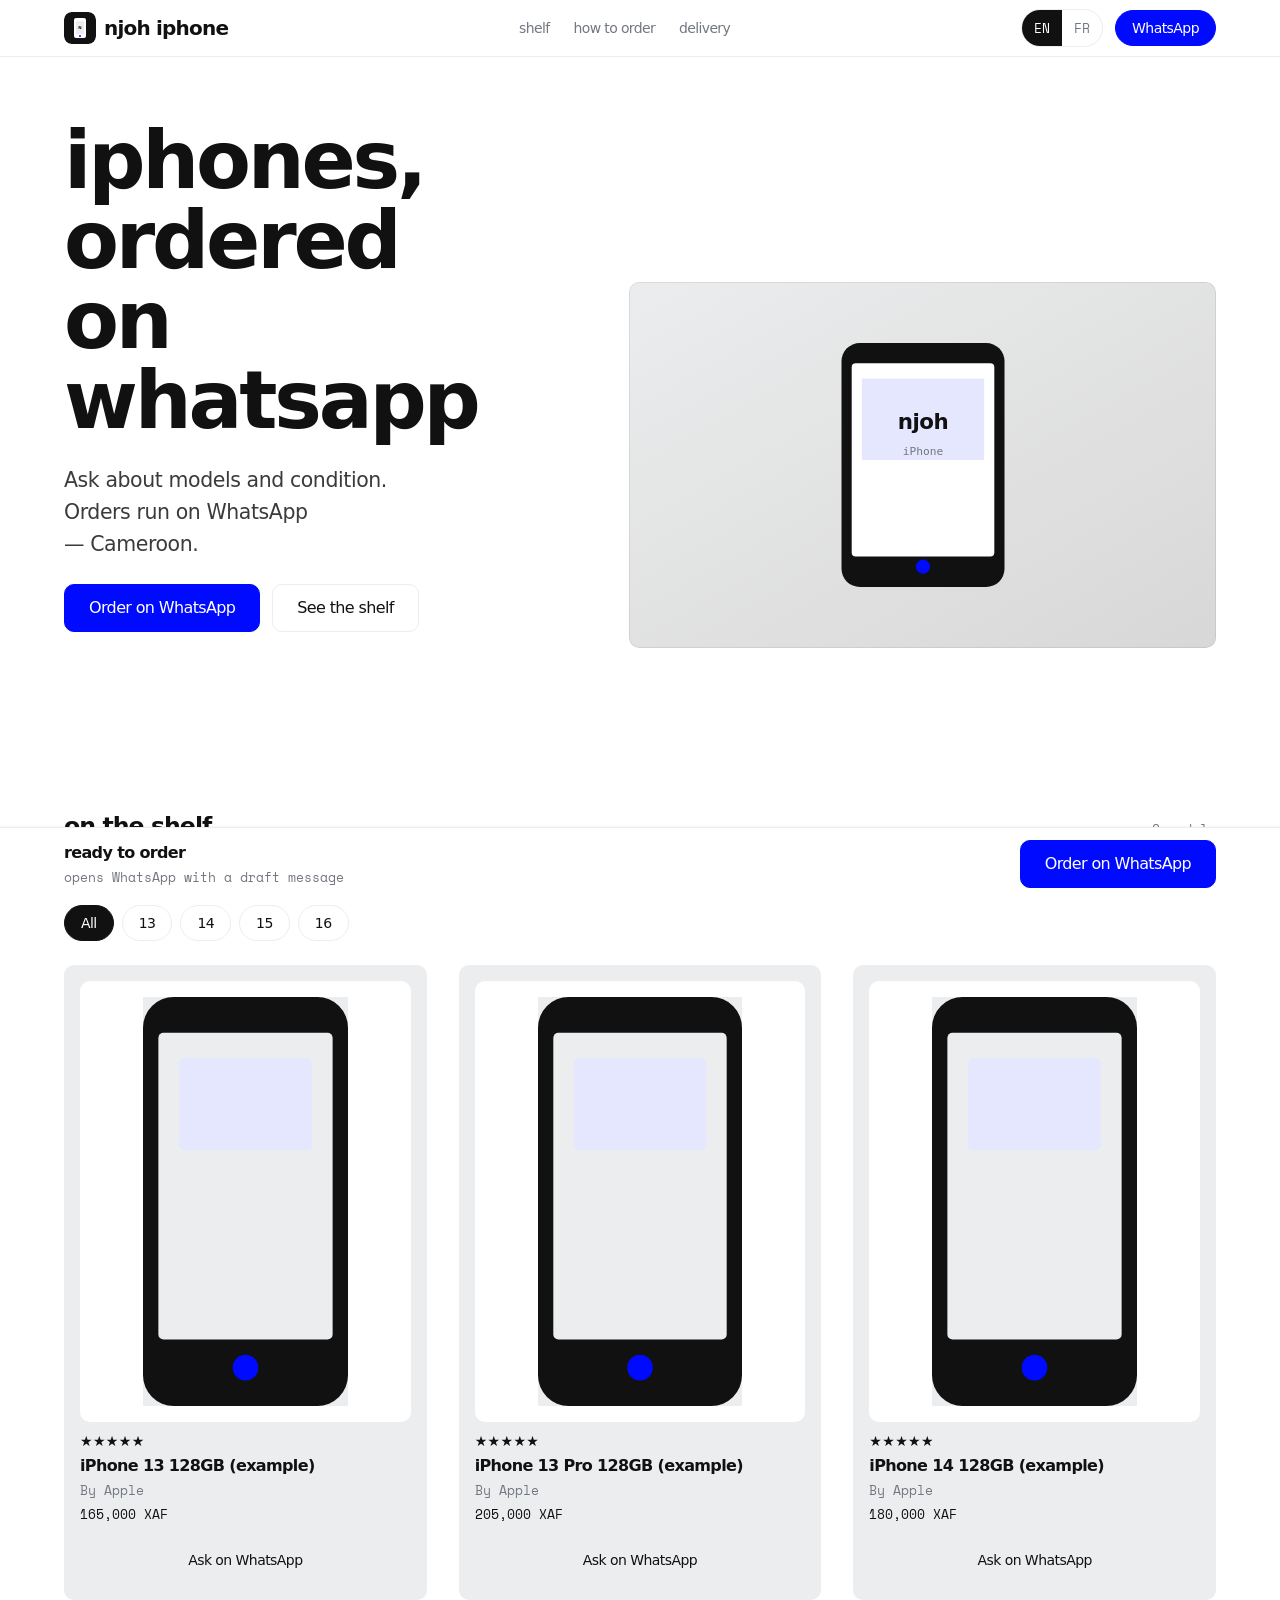
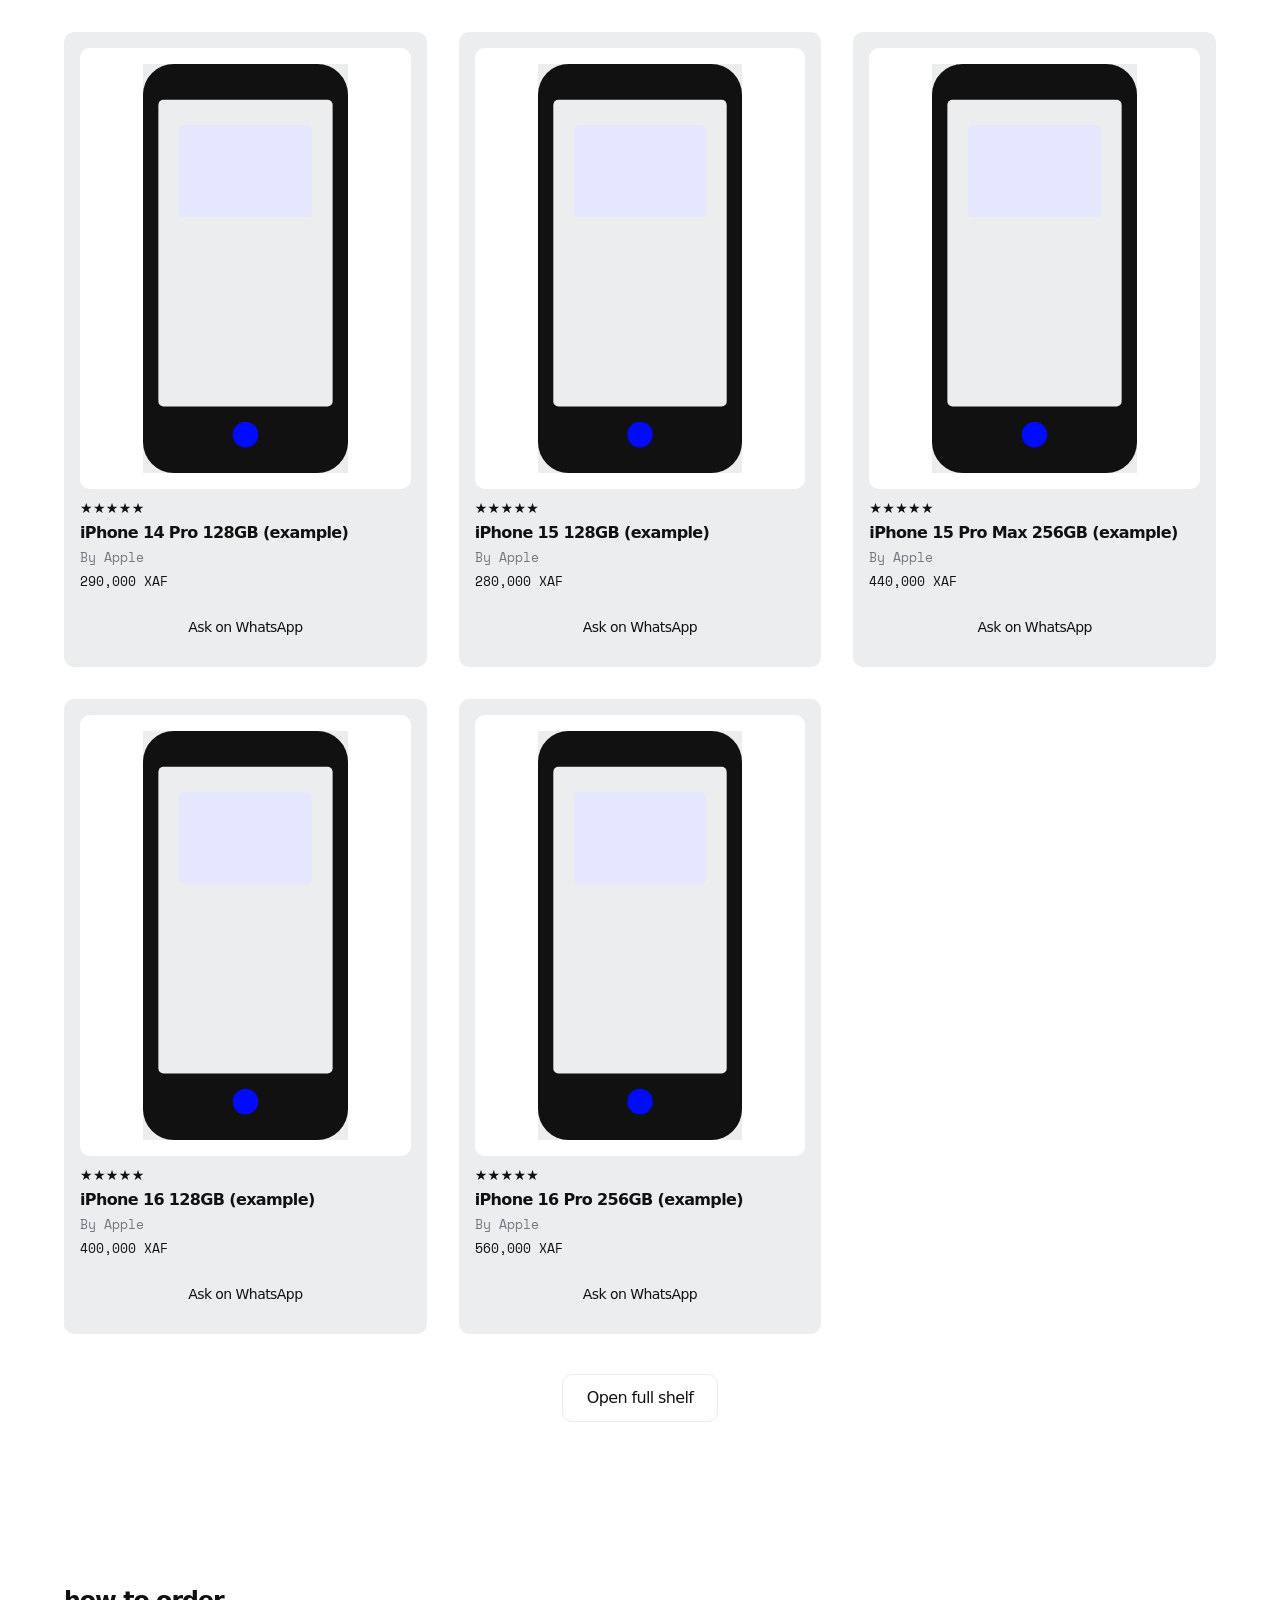
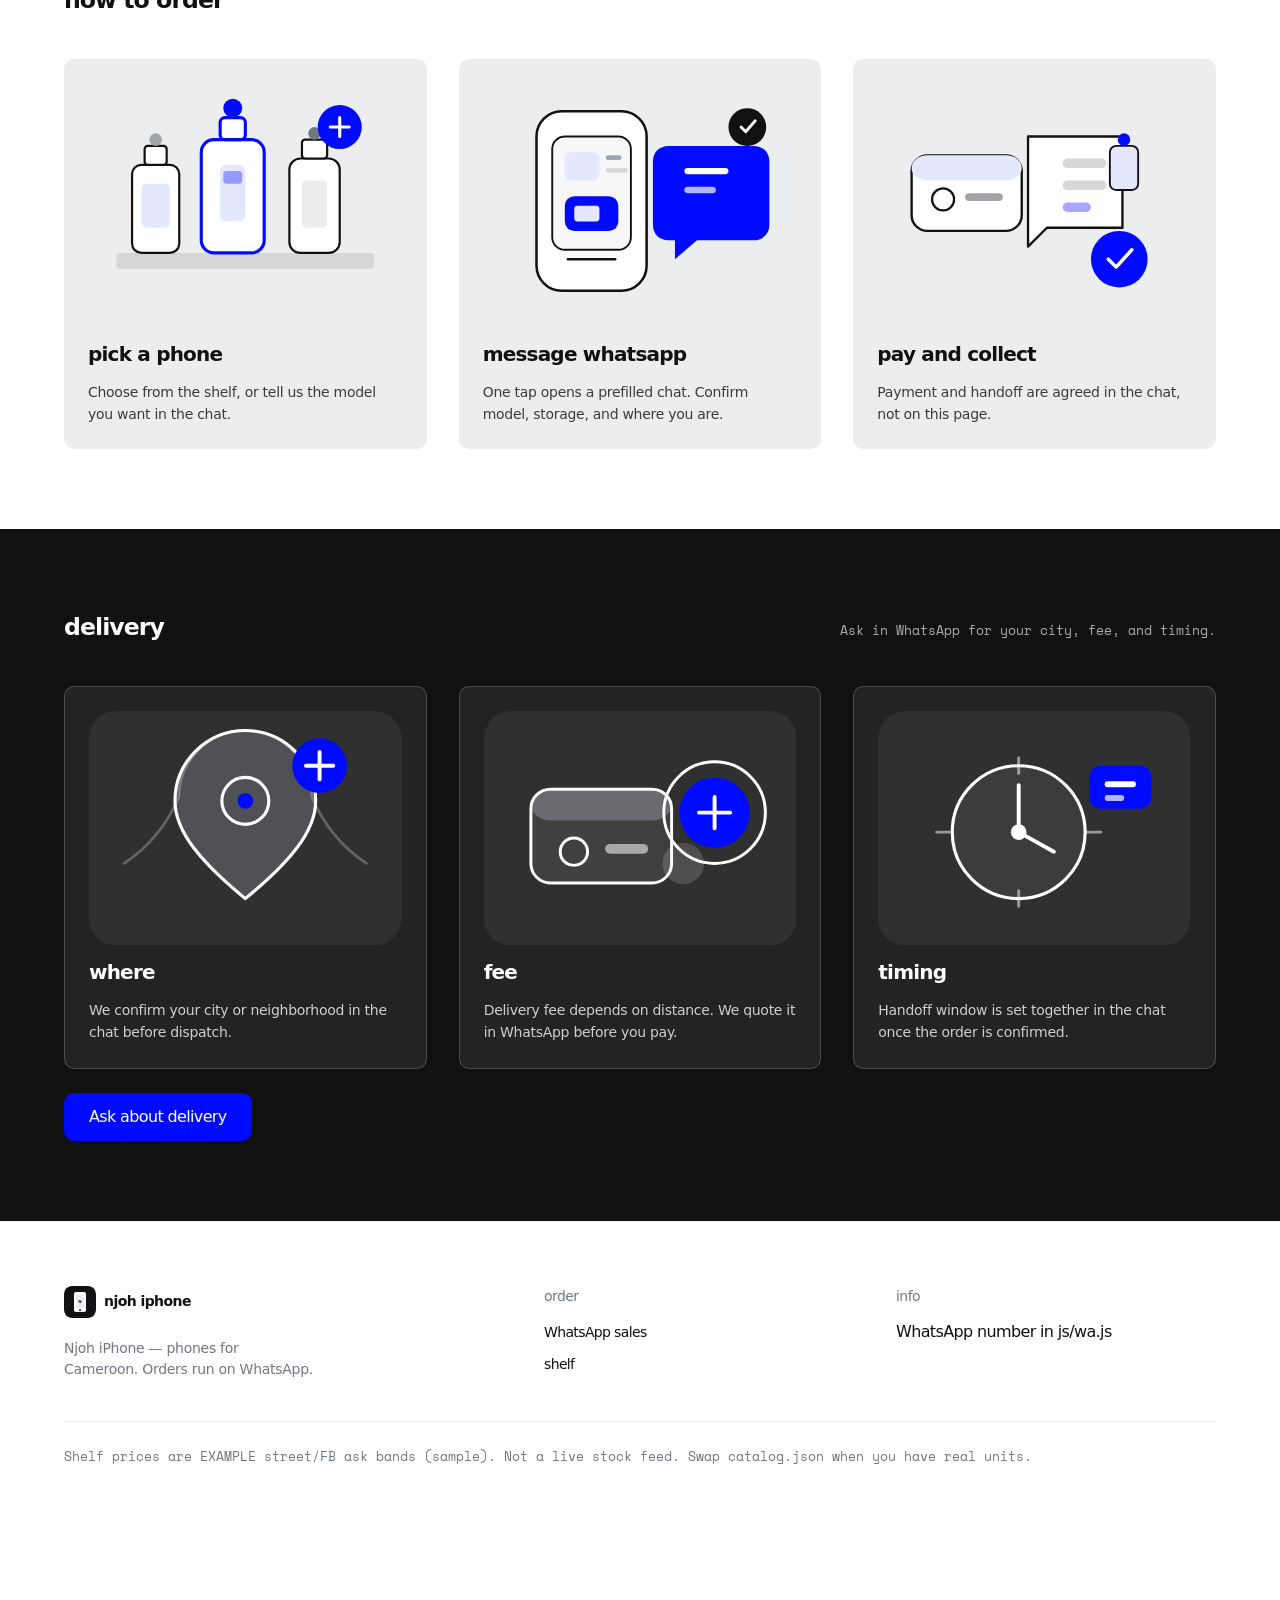
<file: index.html>
<!DOCTYPE html>
<html lang="en">
<head>
  <meta charset="utf-8">
  <meta name="viewport" content="width=device-width, initial-scale=1, viewport-fit=cover">
  <title>Njoh iPhone: phones on WhatsApp</title>
  <meta name="description" content="iPhones for Cameroon. Message Njoh iPhone to ask or order.">
  <meta name="theme-color" content="#ffffff">
  <meta name="mobile-web-app-capable" content="yes">
  <link rel="preconnect" href="https://api.fontshare.com" crossorigin>
  <link href="https://api.fontshare.com/v2/css?f[]=satoshi@400,500,600,700&display=swap" rel="stylesheet">
  <link href="https://fonts.googleapis.com/css2?family=Space+Mono:wght@400;700&display=swap" rel="stylesheet">
  <link rel="stylesheet" href="./css/page.css?v=20261108n">
</head>
<body>
  <a class="visually-hidden" href="#range" data-i18n="skip">Skip to shelf</a>

  <header class="site-nav">
    <div class="container">
      <a class="wordmark" href="./">
        <img class="wordmark-mark" src="./img/avatar.svg" width="32" height="32" alt="">
        <span>njoh iphone</span>
      </a>
      <nav aria-label="Primary">
        <ul class="nav-links">
          <li><a href="./shelf.html" data-i18n="navShelf">shelf</a></li>
          <li><a href="#order" data-i18n="navOrder">how to order</a></li>
          <li><a href="#delivery" data-i18n="navDelivery">delivery</a></li>
        </ul>
      </nav>
      <div class="nav-end">
        <div class="lang-switch" role="group" data-i18n-aria="langLabel" aria-label="Language">
          <button type="button" class="lang-btn" data-lang="en" aria-pressed="true">EN</button>
          <button type="button" class="lang-btn" data-lang="fr" aria-pressed="false">FR</button>
        </div>
        <a class="btn btn--accent btn--pill" href="https://wa.me/237600000000" data-wa-intent="nav" data-i18n="navWa">WhatsApp</a>
      </div>
    </div>
  </header>

  <main>
    <section class="hero">
      <div class="container hero-grid">
        <div class="hero-copy">
          <h1 data-i18n="heroTitle">iphones, ordered on whatsapp</h1>
          <p class="hero-lead" data-i18n="heroLead">iPhones for Cameroon. Message Njoh iPhone to ask or order.</p>
          <div class="hero-actions">
            <a class="btn btn--accent" href="https://wa.me/237600000000" data-wa-intent="hero" data-i18n="heroCta">Order on WhatsApp</a>
            <a class="btn btn--quiet" href="./shelf.html" data-i18n="heroSecondary">See the shelf</a>
          </div>
        </div>
        <figure class="photo photo--hero" data-slot="hero" data-alt="Njoh iPhone cover">
          <img
            src="./img/cover.svg"
            width="1640"
            height="924"
            alt="Njoh iPhone cover"
            style="object-position: 50% 40%"
            fetchpriority="high">
        </figure>
      </div>
    </section>

    <section class="section" id="range" aria-labelledby="range-title">
      <div class="container">
        <div class="section-head">
          <div>
            <h2 id="range-title" data-i18n="rangeTitle">on the shelf</h2>
            <p class="section-note" data-i18n="rangeNote">example asks · tap to message us</p>
          </div>
          <p class="section-note" id="shelf-count"></p>
        </div>
        <div id="shelf-filters"></div>
        <ul class="shelf" id="shelf-list" data-limit="8" tabindex="0" data-i18n-aria="railLabel" aria-label="Njoh iPhone shelf"></ul>
        <p class="shelf-more">
          <a class="btn btn--quiet" href="./shelf.html" data-i18n="openShelf">Open full shelf</a>
        </p>
      </div>
    </section>

    <section class="section" id="order" aria-labelledby="order-title">
      <div class="container">
        <div class="section-head">
          <h2 id="order-title" data-i18n="orderTitle">how to order</h2>
        </div>
        <div class="steps">
          <article class="step">
            <div class="step-art" aria-hidden="true">
              <svg viewBox="0 0 200 150" fill="none" xmlns="http://www.w3.org/2000/svg">
                <rect width="200" height="150" rx="16" fill="#ecedee"/>
                <rect x="18" y="108" width="164" height="10" rx="2" fill="#d7d7d7"/>
                <rect x="28" y="52" width="30" height="56" rx="6" fill="#fff" stroke="#111" stroke-width="1.4"/>
                <rect x="36" y="40" width="14" height="12" rx="2" fill="#fff" stroke="#111" stroke-width="1.4"/>
                <circle cx="43" cy="36" r="4" fill="#a1a4aa"/>
                <rect x="34" y="64" width="18" height="28" rx="3" fill="#e5e7ff"/>
                <rect x="72" y="36" width="40" height="72" rx="8" fill="#fff" stroke="#000aff" stroke-width="2"/>
                <rect x="84" y="22" width="16" height="14" rx="3" fill="#fff" stroke="#000aff" stroke-width="2"/>
                <circle cx="92" cy="16" r="6" fill="#000aff"/>
                <rect x="84" y="52" width="16" height="36" rx="4" fill="#e5e7ff"/>
                <rect x="86" y="56" width="12" height="8" rx="2" fill="#000aff" opacity="0.35"/>
                <rect x="128" y="48" width="32" height="60" rx="7" fill="#fff" stroke="#111" stroke-width="1.4"/>
                <rect x="136" y="36" width="16" height="12" rx="2" fill="#fff" stroke="#111" stroke-width="1.4"/>
                <circle cx="144" cy="32" r="4" fill="#737780"/>
                <rect x="136" y="62" width="16" height="30" rx="3" fill="#ecedee"/>
                <circle cx="160" cy="28" r="14" fill="#000aff"/>
                <path d="M160 22v12M154 28h12" stroke="#fff" stroke-width="2" stroke-linecap="round"/>
              </svg>
            </div>
            <h3 data-i18n="step1Title">pick a phone</h3>
            <p data-i18n="step1Body">Choose from the shelf, or tell us the model you want in the chat.</p>
          </article>
          <article class="step">
            <div class="step-art" aria-hidden="true">
              <svg viewBox="0 0 200 150" fill="none" xmlns="http://www.w3.org/2000/svg">
                <rect width="200" height="150" rx="16" fill="#ecedee"/>
                <rect x="34" y="18" width="70" height="114" rx="16" fill="#fff" stroke="#111" stroke-width="1.6"/>
                <rect x="44" y="34" width="50" height="72" rx="8" fill="#f7f7f8" stroke="#111" stroke-width="1.2"/>
                <rect x="52" y="44" width="22" height="18" rx="4" fill="#e5e7ff"/>
                <rect x="78" y="46" width="10" height="3" rx="1.5" fill="#a1a4aa"/>
                <rect x="78" y="54" width="14" height="3" rx="1.5" fill="#d7d7d7"/>
                <rect x="52" y="72" width="34" height="22" rx="6" fill="#000aff"/>
                <rect x="58" y="78" width="16" height="10" rx="2" fill="#fff" opacity="0.9"/>
                <path d="M54 112h30" stroke="#111" stroke-width="1.6" stroke-linecap="round"/>
                <path d="M118 40h54c6 0 10 4 10 10v40c0 6-4 10-10 10h-36l-14 12v-12h-4c-6 0-10-4-10-10V50c0-6 4-10 10-10z" fill="#000aff"/>
                <rect x="128" y="54" width="28" height="4" rx="2" fill="#fff"/>
                <rect x="128" y="66" width="20" height="4" rx="2" fill="#fff" opacity="0.7"/>
                <circle cx="168" cy="28" r="12" fill="#111"/>
                <path d="M164 28l3 3 6-7" stroke="#fff" stroke-width="1.8" stroke-linecap="round" stroke-linejoin="round"/>
              </svg>
            </div>
            <h3 data-i18n="step2Title">message whatsapp</h3>
            <p data-i18n="step2Body">One tap opens a prefilled chat. Confirm model, storage, and where you are.</p>
          </article>
          <article class="step">
            <div class="step-art" aria-hidden="true">
              <svg viewBox="0 0 200 150" fill="none" xmlns="http://www.w3.org/2000/svg">
                <rect width="200" height="150" rx="16" fill="#ecedee"/>
                <rect x="22" y="46" width="70" height="48" rx="10" fill="#fff" stroke="#111" stroke-width="1.5"/>
                <rect x="22" y="46" width="70" height="16" rx="10" fill="#e5e7ff"/>
                <circle cx="42" cy="74" r="7" fill="#fff" stroke="#111" stroke-width="1.4"/>
                <rect x="56" y="70" width="24" height="5" rx="2.5" fill="#a1a4aa"/>
                <path d="M108 34h48v58H108l-12 12V92h0V34z" fill="#fff" stroke="#111" stroke-width="1.5" stroke-linejoin="round"/>
                <rect x="118" y="48" width="28" height="6" rx="3" fill="#d7d7d7"/>
                <rect x="118" y="62" width="28" height="6" rx="3" fill="#d7d7d7"/>
                <rect x="118" y="76" width="18" height="6" rx="3" fill="#000aff" opacity="0.35"/>
                <rect x="148" y="40" width="18" height="28" rx="4" fill="#e5e7ff" stroke="#111" stroke-width="1.2"/>
                <circle cx="157" cy="36" r="4" fill="#000aff"/>
                <circle cx="154" cy="112" r="18" fill="#000aff"/>
                <path d="M147 112l5 5 10-11" stroke="#fff" stroke-width="2.2" stroke-linecap="round" stroke-linejoin="round"/>
              </svg>
            </div>
            <h3 data-i18n="step3Title">pay and collect</h3>
            <p data-i18n="step3Body">Payment and handoff are agreed in the chat, not on this page.</p>
          </article>
        </div>
      </div>
    </section>

    <section class="section close" id="delivery" aria-labelledby="delivery-title">
      <div class="container">
        <div class="section-head">
          <h2 id="delivery-title" data-i18n="deliveryTitle">delivery</h2>
          <p class="section-note section-note--on-ink" data-i18n="deliveryLead">Ask in WhatsApp for your city, fee, and timing.</p>
        </div>
        <div class="info-cards">
          <article class="info-card">
            <div class="info-art" aria-hidden="true">
              <svg viewBox="0 0 160 120" fill="none" xmlns="http://www.w3.org/2000/svg">
                <rect width="160" height="120" rx="14" fill="rgba(255,255,255,0.06)"/>
                <path d="M18 78c12-8 22-20 28-34a34 34 0 1 1 68 0c6 14 16 26 28 34" stroke="#fff" stroke-width="1.4" opacity="0.25" stroke-linecap="round"/>
                <path d="M80 96c22-18 36-34 36-50a36 36 0 1 0-72 0c0 16 14 32 36 50z" fill="#e5e7ff" fill-opacity="0.18" stroke="#fff" stroke-width="1.6"/>
                <circle cx="80" cy="46" r="12" stroke="#fff" stroke-width="1.6"/>
                <circle cx="80" cy="46" r="4" fill="#000aff"/>
                <circle cx="118" cy="28" r="14" fill="#000aff"/>
                <path d="M118 21v14M111 28h14" stroke="#fff" stroke-width="2" stroke-linecap="round"/>
              </svg>
            </div>
            <h3 data-i18n="deliveryAreaTitle">where</h3>
            <p data-i18n="deliveryAreaBody">We confirm your city or neighborhood in the chat before dispatch.</p>
          </article>
          <article class="info-card">
            <div class="info-art" aria-hidden="true">
              <svg viewBox="0 0 160 120" fill="none" xmlns="http://www.w3.org/2000/svg">
                <rect width="160" height="120" rx="14" fill="rgba(255,255,255,0.06)"/>
                <rect x="24" y="40" width="72" height="48" rx="10" fill="rgba(255,255,255,0.08)" stroke="#fff" stroke-width="1.5"/>
                <rect x="24" y="40" width="72" height="16" rx="10" fill="#e5e7ff" fill-opacity="0.25"/>
                <circle cx="46" cy="72" r="7" stroke="#fff" stroke-width="1.5"/>
                <rect x="62" y="68" width="22" height="5" rx="2.5" fill="#fff" opacity="0.55"/>
                <circle cx="118" cy="52" r="26" stroke="#fff" stroke-width="1.5"/>
                <circle cx="118" cy="52" r="18" fill="#000aff"/>
                <path d="M110 52h16M118 44v16" stroke="#fff" stroke-width="2" stroke-linecap="round"/>
                <circle cx="102" cy="78" r="10" fill="#fff" opacity="0.15" stroke="#fff" stroke-width="1.2"/>
              </svg>
            </div>
            <h3 data-i18n="deliveryFeeTitle">fee</h3>
            <p data-i18n="deliveryFeeBody">Delivery fee depends on distance. We quote it in WhatsApp before you pay.</p>
          </article>
          <article class="info-card">
            <div class="info-art" aria-hidden="true">
              <svg viewBox="0 0 160 120" fill="none" xmlns="http://www.w3.org/2000/svg">
                <rect width="160" height="120" rx="14" fill="rgba(255,255,255,0.06)"/>
                <circle cx="72" cy="62" r="34" fill="rgba(255,255,255,0.06)" stroke="#fff" stroke-width="1.6"/>
                <circle cx="72" cy="62" r="4" fill="#fff"/>
                <path d="M72 38v24l18 10" stroke="#fff" stroke-width="2" stroke-linecap="round" stroke-linejoin="round"/>
                <path d="M72 24v8M72 92v8M38 62h-8M114 62h-8" stroke="#fff" stroke-width="1.5" stroke-linecap="round" opacity="0.5"/>
                <rect x="108" y="28" width="32" height="22" rx="6" fill="#000aff"/>
                <rect x="116" y="36" width="16" height="3" rx="1.5" fill="#fff"/>
                <rect x="116" y="43" width="10" height="3" rx="1.5" fill="#fff" opacity="0.7"/>
              </svg>
            </div>
            <h3 data-i18n="deliveryTimeTitle">timing</h3>
            <p data-i18n="deliveryTimeBody">Handoff window is set together in the chat once the order is confirmed.</p>
          </article>
        </div>
        <div class="hero-actions delivery-actions">
          <a class="btn btn--accent" href="https://wa.me/237600000000" data-wa-intent="delivery" data-i18n="deliveryCta">Ask about delivery</a>
        </div>
      </div>
    </section>
  </main>

  <footer class="site-footer">
    <div class="container">
      <div class="footer-grid">
        <div>
          <a class="wordmark" href="./">
            <img class="wordmark-mark" src="./img/avatar.svg" width="28" height="28" alt="">
            <span>njoh iphone</span>
          </a>
          <p class="footer-blurb" data-i18n="footerBlurb">Njoh iPhone — phones for Cameroon. Orders run on WhatsApp.</p>
        </div>
        <div>
          <h2 data-i18n="footerOrder">order</h2>
          <ul>
            <li><a href="https://wa.me/237600000000" data-wa-intent="nav" data-i18n="footerWa">WhatsApp sales</a></li>
            <li><a href="./shelf.html" data-i18n="footerShelf">shelf</a></li>
          </ul>
        </div>
        <div>
          <h2 data-i18n="footerHelp">info</h2>
          <ul>
            <li data-i18n="footerHelpWa">WhatsApp number in js/wa.js</li>
          </ul>
        </div>
      </div>
      <p class="credits" data-i18n="credits">Shelf prices are EXAMPLE street/FB ask bands (sample). Not a live stock feed.</p>
    </div>
  </footer>

  <div class="sticky-buy" role="region" data-i18n-aria="stickyLabel" aria-label="Order on WhatsApp">
    <div class="container">
      <div class="sticky-copy">
        <strong data-i18n="stickyReady">ready to order</strong>
        <span data-i18n="stickyHint">opens WhatsApp with a draft message</span>
      </div>
      <a class="btn btn--accent" href="https://wa.me/237600000000" data-wa-intent="sticky" data-i18n="stickyCta">Order on WhatsApp</a>
    </div>
  </div>

  <script src="./js/wa.js?v=20261108n"></script>
  <script src="./js/i18n.js?v=20261108n"></script>
  <script src="./js/shelf.js?v=20261108n"></script>
</body>
</html>
</file>
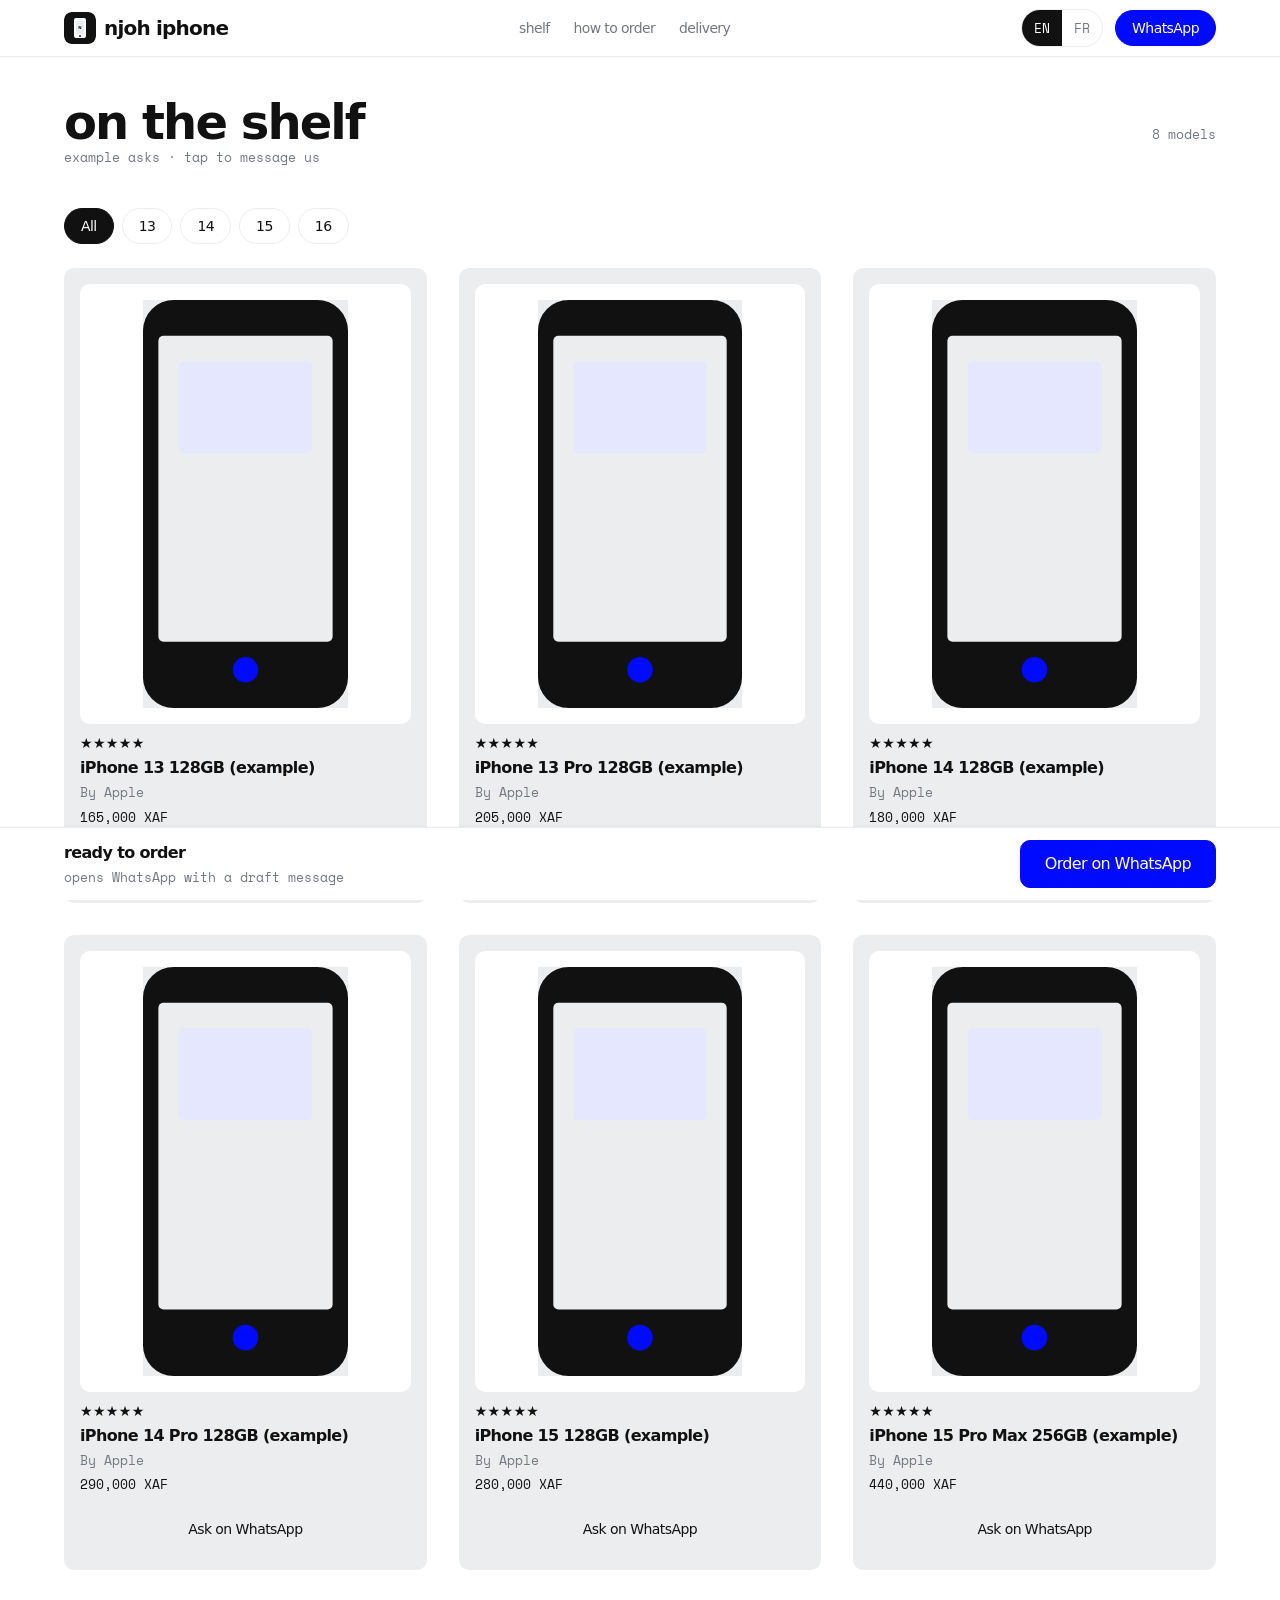
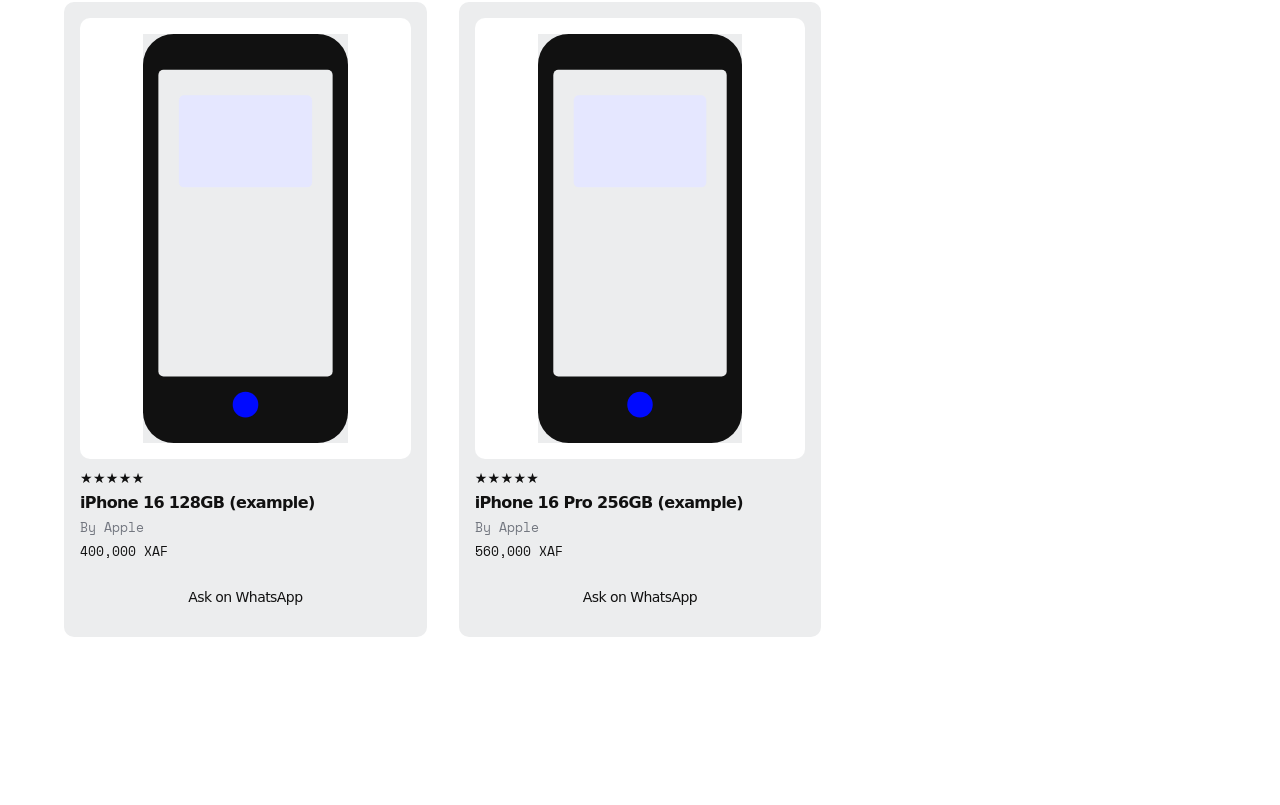
<file: shelf.html>
<!DOCTYPE html>
<html lang="en">
<head>
  <meta charset="utf-8">
  <meta name="viewport" content="width=device-width, initial-scale=1, viewport-fit=cover">
  <title>Njoh iPhone shelf</title>
  <meta name="description" content="Browse Njoh iPhone example shelf and ask on WhatsApp.">
  <meta name="theme-color" content="#ffffff">
  <link rel="preconnect" href="https://api.fontshare.com" crossorigin>
  <link href="https://api.fontshare.com/v2/css?f[]=satoshi@400,500,600,700&display=swap" rel="stylesheet">
  <link href="https://fonts.googleapis.com/css2?family=Space+Mono:wght@400;700&display=swap" rel="stylesheet">
  <link rel="stylesheet" href="./css/page.css?v=20261108n">
</head>
<body class="page-shelf">
  <a class="visually-hidden" href="#range" data-i18n="skip">Skip to shelf</a>

  <header class="site-nav">
    <div class="container">
      <a class="wordmark" href="./">
        <img class="wordmark-mark" src="./img/avatar.svg" width="32" height="32" alt="">
        <span>njoh iphone</span>
      </a>
      <nav aria-label="Primary">
        <ul class="nav-links">
          <li><a href="./shelf.html" data-i18n="navShelf">shelf</a></li>
          <li><a href="./#order" data-i18n="navOrder">how to order</a></li>
          <li><a href="./#delivery" data-i18n="navDelivery">delivery</a></li>
        </ul>
      </nav>
      <div class="nav-end">
        <div class="lang-switch" role="group" data-i18n-aria="langLabel" aria-label="Language">
          <button type="button" class="lang-btn" data-lang="en" aria-pressed="true">EN</button>
          <button type="button" class="lang-btn" data-lang="fr" aria-pressed="false">FR</button>
        </div>
        <a class="btn btn--accent btn--pill" href="https://wa.me/237600000000" data-wa-intent="nav" data-i18n="navWa">WhatsApp</a>
      </div>
    </div>
  </header>

  <main>
    <section class="section section--shelf" id="range" aria-labelledby="range-title">
      <div class="container">
        <div class="section-head">
          <div>
            <h1 id="range-title" class="shelf-title" data-i18n="rangeTitle">on the shelf</h1>
            <p class="section-note" data-i18n="rangeNote">example asks · tap to message us</p>
          </div>
          <p class="section-note" id="shelf-count"></p>
        </div>
        <div id="shelf-filters"></div>
        <ul class="shelf" id="shelf-list" tabindex="0" data-i18n-aria="railLabel" aria-label="Njoh iPhone shelf"></ul>
      </div>
    </section>
  </main>

  <div class="sticky-buy" role="region" data-i18n-aria="stickyLabel" aria-label="Order on WhatsApp">
    <div class="container">
      <div class="sticky-copy">
        <strong data-i18n="stickyReady">ready to order</strong>
        <span data-i18n="stickyHint">opens WhatsApp with a draft message</span>
      </div>
      <a class="btn btn--accent" href="https://wa.me/237600000000" data-wa-intent="sticky" data-i18n="stickyCta">Order on WhatsApp</a>
    </div>
  </div>

  <script src="./js/wa.js?v=20261108n"></script>
  <script src="./js/i18n.js?v=20261108n"></script>
  <script src="./js/shelf.js?v=20261108n"></script>
</body>
</html>
</file>
<file: css/page.css>
/* Hallmark · shape: Product rail (swapped from Conversational FAQ: shop needs shelf, not Q&A) · genre: modern-minimal · theme: custom (locked DESIGN.md Zellerfeld) · job: buy · idea: "Order sample shelf scents on WhatsApp" · vibe: "plaster shelf, cobalt spark, utilitarian"
 * paper: #ffffff · accent: #000aff · display: Satoshi · body: Satoshi · hero: poster bottle on plaster · nav: edge wordmark + WhatsApp · footer: letter close with photo credits · imagery: photographs · signature: sticky WhatsApp order bar
 * axes: light/grotesk-sans/chromatic-blue · posture: utilitarian · contrast: pass · fold: pass · draw: a1b2c3 · v2.0.0 */
/* Hallmark · pre-emit critique: P_3 H_2 E_2 S_2 R_2 V_2 · weakest: S, killed horizontal rail for mobile-first shelf */
/* waive 47b: no theme picture; locked DESIGN.md overrides dealt catalog theme */
/* waive F4: .btn is base; only .btn--accent is the filled primary on the page */
/* answered SE: .shelf is 1-col list rows by default; 2/3-up only from min-width breakpoints */
@import url("./tokens.css");
@import url("./base.css");

body {
  font-family: var(--font-body);
  letter-spacing: var(--tracking-display);
  padding-bottom: calc(5.5rem + env(safe-area-inset-bottom, 0px));
}

.site-nav {
  position: sticky;
  top: 0;
  z-index: var(--z-sticky-nav);
  display: flex;
  align-items: center;
  justify-content: space-between;
  gap: var(--space-md);
  min-height: 56px;
  padding-top: env(safe-area-inset-top, 0px);
  background: var(--color-paper);
  border-bottom: var(--rule-hair) solid var(--color-rule);
}

.site-nav .container {
  display: flex;
  align-items: center;
  justify-content: space-between;
  width: 100%;
  min-height: 56px;
}

.wordmark {
  display: inline-flex;
  align-items: center;
  gap: var(--space-xs);
  font-family: var(--font-display);
  font-weight: 600;
  font-size: var(--text-lg);
  letter-spacing: var(--tracking-display);
  text-decoration: none;
  text-transform: lowercase;
  min-width: 0;
}

.wordmark-mark {
  width: 32px;
  height: 32px;
  border-radius: 8px;
  object-fit: cover;
  flex-shrink: 0;
}

.nav-end {
  display: flex;
  align-items: center;
  gap: var(--space-sm);
  flex-shrink: 0;
}

.lang-switch {
  display: inline-flex;
  align-items: center;
  border: 1px solid var(--color-rule);
  border-radius: var(--radius-pill);
  overflow: hidden;
  background: var(--color-paper);
}

.lang-btn {
  min-height: 36px;
  min-width: 40px;
  padding: 0 var(--space-sm);
  border: 0;
  background: transparent;
  color: var(--color-muted);
  font: 500 var(--text-xs) / 1 var(--font-outlier);
  letter-spacing: 0;
  cursor: pointer;
}

.lang-btn.is-active,
.lang-btn[aria-pressed="true"] {
  background: var(--color-ink);
  color: var(--color-paper);
}

.lang-btn:focus-visible {
  outline: 2px solid var(--color-focus);
  outline-offset: 2px;
}

.nav-links {
  display: flex;
  align-items: center;
  gap: var(--space-lg);
  list-style: none;
  margin: 0;
  padding: 0;
}

.nav-links a {
  font-size: var(--text-sm);
  color: var(--color-muted);
  text-decoration: none;
}

.nav-links a:hover {
  color: var(--color-ink);
}

.btn {
  display: inline-flex;
  align-items: center;
  justify-content: center;
  gap: var(--space-xs);
  min-height: 48px;
  padding: 0 var(--space-lg);
  border: 1px solid var(--color-rule);
  border-radius: var(--radius-input);
  background: transparent;
  color: var(--color-ink);
  font: 500 var(--text-md) / 1 var(--font-body);
  letter-spacing: var(--tracking-display);
  white-space: nowrap;
  text-decoration: none;
  cursor: pointer;
  transition: background-color var(--dur-short) var(--ease-out), transform var(--dur-micro) var(--ease-out);
}

.btn:hover { background: var(--color-paper-2); }
.btn:active { transform: translateY(1px); }
.btn:focus-visible { outline: 2px solid var(--color-focus); outline-offset: 2px; }
.btn:disabled, .btn[aria-disabled="true"] { opacity: 0.55; cursor: not-allowed; transform: none; }

.btn--accent {
  background: var(--color-accent);
  border-color: var(--color-accent);
  color: var(--color-accent-ink);
}

.btn--accent:hover {
  background: var(--color-accent-deep);
}

.btn--quiet {
  background: transparent;
  color: var(--color-ink);
  border-color: var(--color-rule);
}

.btn--quiet:hover { background: var(--color-paper-2); }

.btn--pill {
  border-radius: var(--radius-pill);
  padding-inline: var(--space-md);
  min-height: 36px;
  font-size: var(--text-sm);
}

.hero {
  padding-block: var(--space-2xl) var(--section-gap-s);
}

.hero-grid {
  display: grid;
  grid-template-columns: minmax(0, 1fr) minmax(0, 1.1fr);
  gap: var(--gap-columns);
  align-items: end;
}

.hero-grid .photo {
  min-width: 0;
}

.hero-copy {
  display: flex;
  flex-direction: column;
  gap: var(--space-lg);
  max-width: 28rem;
  padding-bottom: var(--space-md);
}

.hero h1 {
  font-size: var(--text-display);
  font-weight: 700;
  line-height: 1;
  letter-spacing: var(--tracking-display);
  text-transform: lowercase;
}

.hero-lead {
  font-size: var(--text-lead);
  color: var(--color-ink-2);
  letter-spacing: -0.02em;
  max-width: 28ch;
}

.hero-actions {
  display: flex;
  flex-wrap: wrap;
  gap: var(--space-sm);
}

.photo {
  aspect-ratio: 16 / 10;
  min-height: 240px;
  margin: 0;
  border-radius: var(--radius-card);
  background: var(--color-paper-2);
}

.photo--hero {
  aspect-ratio: 16 / 10;
}

.photo > img {
  outline: 1px solid color-mix(in oklab, var(--color-ink) 8%, transparent);
  outline-offset: -1px;
  border-radius: var(--radius-card);
  object-fit: cover;
}

.caption {
  margin-top: var(--space-sm);
  font-family: var(--font-outlier);
  font-size: var(--text-xs);
  color: var(--color-muted);
  letter-spacing: 0;
}

.section {
  padding-block: var(--section-gap-s);
}

.section-head {
  display: flex;
  align-items: baseline;
  justify-content: space-between;
  gap: var(--space-md);
  margin-bottom: var(--space-xl);
}

.section-head h2 {
  font-size: var(--text-title);
  font-weight: 600;
  letter-spacing: var(--tracking-display);
  text-transform: lowercase;
}

.section-note {
  font-family: var(--font-outlier);
  font-size: var(--text-xs);
  color: var(--color-muted);
  letter-spacing: 0;
}

/* Mobile-first shelf: never a shrink-to-fit horizontal rail. */
.shelf {
  display: grid;
  grid-template-columns: minmax(0, 1fr);
  gap: var(--space-md);
  list-style: none;
  margin: 0;
  padding: 0;
  width: 100%;
}

.shelf > li {
  min-width: 0;
  max-width: 100%;
}

.shelf:focus-visible { outline: 2px solid var(--color-focus); outline-offset: 4px; }

.product {
  display: grid;
  grid-template-columns: 5.75rem minmax(0, 1fr);
  grid-template-rows: auto auto;
  column-gap: var(--space-md);
  row-gap: var(--space-xs);
  align-items: center;
  padding: var(--space-md);
  background: var(--color-paper-2);
  border-radius: var(--radius-card);
  min-width: 0;
  width: 100%;
  box-sizing: border-box;
}

.product-media {
  grid-row: 1 / span 2;
  grid-column: 1;
  /* Tall packshots (~1:4). Fit full bottle, never crop. */
  width: 5.75rem;
  height: 8.5rem;
  border-radius: var(--radius-card);
  overflow: hidden;
  background: var(--color-paper);
  display: grid;
  place-items: center;
  padding: var(--space-2xs);
  box-sizing: border-box;
}

.product-media img {
  width: auto;
  height: 100%;
  max-width: 100%;
  max-height: 100%;
  object-fit: contain;
  object-position: center bottom;
}

.product-meta {
  grid-column: 2;
  grid-row: 1;
  display: flex;
  flex-direction: column;
  gap: var(--space-2xs);
  min-width: 0;
}

.product-name {
  font-weight: 600;
  font-size: var(--text-md);
  letter-spacing: var(--tracking-display);
  overflow-wrap: break-word;
  word-break: normal;
  hyphens: manual;
  text-wrap: balance;
  line-height: 1.25;
}

.product-by {
  font-family: var(--font-outlier);
  font-size: var(--text-xs);
  color: var(--color-muted);
  letter-spacing: 0;
}

.product-stars {
  display: inline-flex;
  gap: 1px;
  line-height: 1;
  margin-bottom: var(--space-2xs);
}

.product-stars .star {
  color: var(--color-paper-3);
  font-size: var(--text-sm);
}

.product-stars .star.is-on {
  color: var(--color-ink);
}

.product-price {
  margin: 0;
  font-family: var(--font-outlier);
  font-size: var(--text-xs);
  letter-spacing: 0;
  color: var(--color-ink);
}

.product-action {
  grid-column: 2;
  grid-row: 2;
  width: 100%;
  max-width: 100%;
  white-space: normal;
  text-align: center;
  line-height: 1.2;
  font-size: var(--text-sm);
  padding-inline: var(--space-sm);
}

.shelf-filters {
  display: flex;
  flex-wrap: wrap;
  gap: var(--space-xs);
  margin-bottom: var(--space-lg);
}

.filter-chip {
  min-height: 36px;
  padding: 0 var(--space-md);
  border: 1px solid var(--color-rule);
  border-radius: var(--radius-pill);
  background: var(--color-paper);
  color: var(--color-ink);
  font: 500 var(--text-sm) / 1 var(--font-body);
  letter-spacing: var(--tracking-display);
  cursor: pointer;
}

.filter-chip.is-active {
  background: var(--color-ink);
  border-color: var(--color-ink);
  color: var(--color-paper);
}

.filter-chip:focus-visible {
  outline: 2px solid var(--color-focus);
  outline-offset: 2px;
}

.shelf-more {
  margin-top: var(--space-xl);
  display: flex;
  justify-content: center;
}

.shelf-title {
  font-size: var(--text-section);
  font-weight: 700;
  letter-spacing: var(--tracking-display);
  text-transform: lowercase;
  line-height: 1.05;
}

.page-shelf {
  padding-bottom: calc(5.5rem + env(safe-area-inset-bottom, 0px));
}

.page-shelf .section--shelf {
  padding-block: var(--space-xl) var(--section-gap-s);
}

.shelf-empty {
  list-style: none;
  color: var(--color-muted);
  font-size: var(--text-sm);
}

.steps {
  display: grid;
  grid-template-columns: repeat(3, minmax(0, 1fr));
  gap: var(--gap-columns);
}

.step {
  padding: var(--space-lg);
  background: var(--color-paper-2);
  border-radius: var(--radius-card);
  display: flex;
  flex-direction: column;
  gap: var(--space-sm);
}

.step-art {
  width: 100%;
  aspect-ratio: 4 / 3;
  border-radius: var(--radius-card);
  background: transparent;
  display: grid;
  place-items: stretch;
  color: var(--color-ink);
  margin-bottom: var(--space-xs);
  overflow: hidden;
}

.step-art svg {
  width: 100%;
  height: 100%;
  display: block;
  object-fit: cover;
}

.step h3 {
  font-size: var(--text-lg);
  font-weight: 600;
  letter-spacing: var(--tracking-display);
  text-transform: lowercase;
}

.step p {
  color: var(--color-ink-2);
  font-size: var(--text-sm);
  letter-spacing: -0.02em;
}

.close {
  background: var(--color-ink);
  color: var(--color-paper);
  padding-block: var(--section-gap-s);
}

.close .section-head h2 { color: var(--color-paper); }
.close .section-note--on-ink {
  color: color-mix(in oklab, var(--color-paper) 65%, transparent);
  font-family: var(--font-outlier);
  letter-spacing: 0;
}
.close .btn--accent { box-shadow: none; }

.info-cards {
  display: grid;
  grid-template-columns: repeat(3, minmax(0, 1fr));
  gap: var(--gap-columns);
}

.info-card {
  padding: var(--space-lg);
  background: color-mix(in oklab, var(--color-paper) 8%, transparent);
  border: 1px solid color-mix(in oklab, var(--color-paper) 18%, transparent);
  border-radius: var(--radius-card);
  display: flex;
  flex-direction: column;
  gap: var(--space-sm);
  color: var(--color-paper);
}

.info-art {
  width: 100%;
  aspect-ratio: 4 / 3;
  border-radius: var(--radius-card);
  background: transparent;
  display: grid;
  place-items: stretch;
  color: var(--color-paper);
  overflow: hidden;
}

.info-art svg {
  width: 100%;
  height: 100%;
  display: block;
}

.info-card h3 {
  font-size: var(--text-lg);
  font-weight: 600;
  letter-spacing: var(--tracking-display);
  text-transform: lowercase;
}

.info-card p {
  color: color-mix(in oklab, var(--color-paper) 78%, transparent);
  font-size: var(--text-sm);
  letter-spacing: -0.02em;
  max-width: 36ch;
}

.site-footer {
  padding-block: var(--space-2xl);
  border-top: var(--rule-hair) solid var(--color-rule);
}

.footer-grid {
  display: grid;
  grid-template-columns: minmax(0, 1.4fr) minmax(0, 1fr) minmax(0, 1fr);
  gap: var(--gap-columns);
}

.site-footer h2 {
  font-size: var(--text-sm);
  font-weight: 500;
  color: var(--color-muted);
  margin-bottom: var(--space-sm);
  letter-spacing: var(--tracking-display);
  text-transform: lowercase;
}

.site-footer ul {
  list-style: none;
  margin: 0;
  padding: 0;
  display: flex;
  flex-direction: column;
  gap: var(--space-xs);
}

.site-footer a {
  font-size: var(--text-sm);
  text-decoration: none;
  color: var(--color-ink);
}

.site-footer a:hover { color: var(--color-accent); }

.credits {
  margin-top: var(--space-xl);
  padding-top: var(--space-lg);
  border-top: var(--rule-hair) solid var(--color-rule);
  font-size: var(--text-xs);
  color: var(--color-muted);
  font-family: var(--font-outlier);
  letter-spacing: 0;
  max-width: none;
}

.credits a { color: var(--color-muted); }

.sticky-buy {
  position: fixed;
  inset-inline: 0;
  bottom: 0;
  z-index: var(--z-sticky);
  background: var(--color-paper);
  border-top: var(--rule-hair) solid var(--color-rule);
  box-shadow: var(--shadow-sticky);
  padding-bottom: env(safe-area-inset-bottom, 0px);
}

.sticky-buy .container {
  display: flex;
  align-items: center;
  justify-content: space-between;
  gap: var(--space-md);
  min-height: 72px;
}

.sticky-copy {
  display: flex;
  flex-direction: column;
  gap: var(--space-3xs);
  min-width: 0;
}

.sticky-copy strong {
  font-weight: 600;
  letter-spacing: var(--tracking-display);
}

.sticky-copy span {
  font-family: var(--font-outlier);
  font-size: var(--text-xs);
  color: var(--color-muted);
  letter-spacing: 0;
}

.missing {
  border: 1px dashed var(--color-slate);
  border-radius: var(--radius-card);
  padding: var(--space-md);
  color: var(--color-muted);
  font-size: var(--text-sm);
}

.footer-blurb {
  margin-top: var(--space-sm);
  color: var(--color-muted);
  font-size: var(--text-sm);
  max-width: 28ch;
  letter-spacing: -0.02em;
}

.delivery-actions {
  margin-top: var(--space-lg);
}

@media (max-width: 60rem) {
  .hero-grid { grid-template-columns: minmax(0, 1fr); align-items: start; }
  .hero-copy { order: 1; max-width: none; }
  .hero .photo { order: 0; min-height: 200px; aspect-ratio: 16 / 10; }
  .steps { grid-template-columns: minmax(0, 1fr); }
  .info-cards { grid-template-columns: minmax(0, 1fr); }
  .footer-grid { grid-template-columns: minmax(0, 1fr); }
  .nav-links { display: none; }
}

/* Wider phones / tablets: 2-up vertical cards */
@media (min-width: 30rem) {
  .shelf {
    grid-template-columns: repeat(2, minmax(0, 1fr));
    gap: var(--space-md);
  }

  .product {
    display: flex;
    flex-direction: column;
    align-items: stretch;
    gap: var(--space-sm);
    height: 100%;
  }

  .product-media {
    grid-row: auto;
    grid-column: auto;
    width: 100%;
    height: auto;
    aspect-ratio: 3 / 4;
    padding: var(--space-md) var(--space-sm);
  }

  .product-meta {
    grid-column: auto;
    grid-row: auto;
  }

  .product-action {
    grid-column: auto;
    grid-row: auto;
    margin-top: auto;
  }
}

@media (min-width: 60rem) {
  .shelf {
    grid-template-columns: repeat(3, minmax(0, 1fr));
    gap: var(--gap-columns);
  }
}

/* Phones including iPhone SE */
@media (max-width: 40rem) {
  body {
    padding-bottom: calc(5.25rem + env(safe-area-inset-bottom, 0px));
  }

  .site-nav .container {
    min-height: 48px;
    gap: var(--space-xs);
  }

  .wordmark {
    font-size: var(--text-sm);
    gap: var(--space-2xs);
  }

  .wordmark-mark {
    width: 24px;
    height: 24px;
    border-radius: 6px;
  }

  .lang-btn {
    min-height: 32px;
    min-width: 34px;
    padding-inline: var(--space-xs);
  }

  .site-nav .btn--pill {
    min-height: 32px;
    padding-inline: var(--space-sm);
    font-size: var(--text-xs);
  }

  .hero {
    padding-block: var(--space-md) var(--space-xl);
  }

  .hero-copy {
    gap: var(--space-md);
    padding-bottom: 0;
  }

  .hero h1 {
    font-size: clamp(1.65rem, 8.2vw, 2.4rem);
    max-width: 11ch;
  }

  .hero-lead {
    font-size: var(--text-sm);
    max-width: none;
    line-height: 1.45;
  }

  .hero-actions {
    flex-direction: column;
    align-items: stretch;
  }

  .hero-actions .btn {
    width: 100%;
    min-height: 44px;
  }

  .hero .photo {
    min-height: 160px;
    aspect-ratio: 16 / 10;
  }

  .section {
    padding-block: var(--space-2xl);
  }

  .section-head {
    flex-direction: column;
    align-items: flex-start;
    gap: var(--space-2xs);
    margin-bottom: var(--space-md);
  }

  .sticky-buy .container {
    flex-direction: row;
    align-items: center;
    gap: var(--space-sm);
    padding-block: var(--space-sm);
    min-height: 0;
  }

  .sticky-copy span {
    display: none;
  }

  .sticky-copy strong {
    font-size: var(--text-sm);
  }

  .sticky-buy .btn {
    flex: 1 1 auto;
    min-width: 0;
    min-height: 44px;
    padding-inline: var(--space-sm);
    font-size: var(--text-sm);
    white-space: normal;
    text-align: center;
    line-height: 1.2;
  }

  .credits {
    overflow-wrap: anywhere;
  }
}

@media (max-width: 23.5rem) {
  .nav-end .btn--pill {
    display: none;
  }

  .hero h1 {
    font-size: clamp(1.5rem, 9vw, 1.9rem);
    max-width: 10ch;
  }

  .shelf {
    grid-template-columns: minmax(0, 1fr);
  }

  .sticky-buy .container {
    flex-direction: column;
    align-items: stretch;
  }

  .sticky-buy .btn {
    width: 100%;
  }

  body {
    padding-bottom: calc(6.5rem + env(safe-area-inset-bottom, 0px));
  }
}

@media (prefers-reduced-motion: reduce) {
  .btn { transition: background-color var(--dur-short) linear; }
}

/* Njoh: SVG phone placeholders */
.product-media img{object-fit:contain;background:#ecedee;}
.wordmark-mark{border-radius:8px;}
</file>
